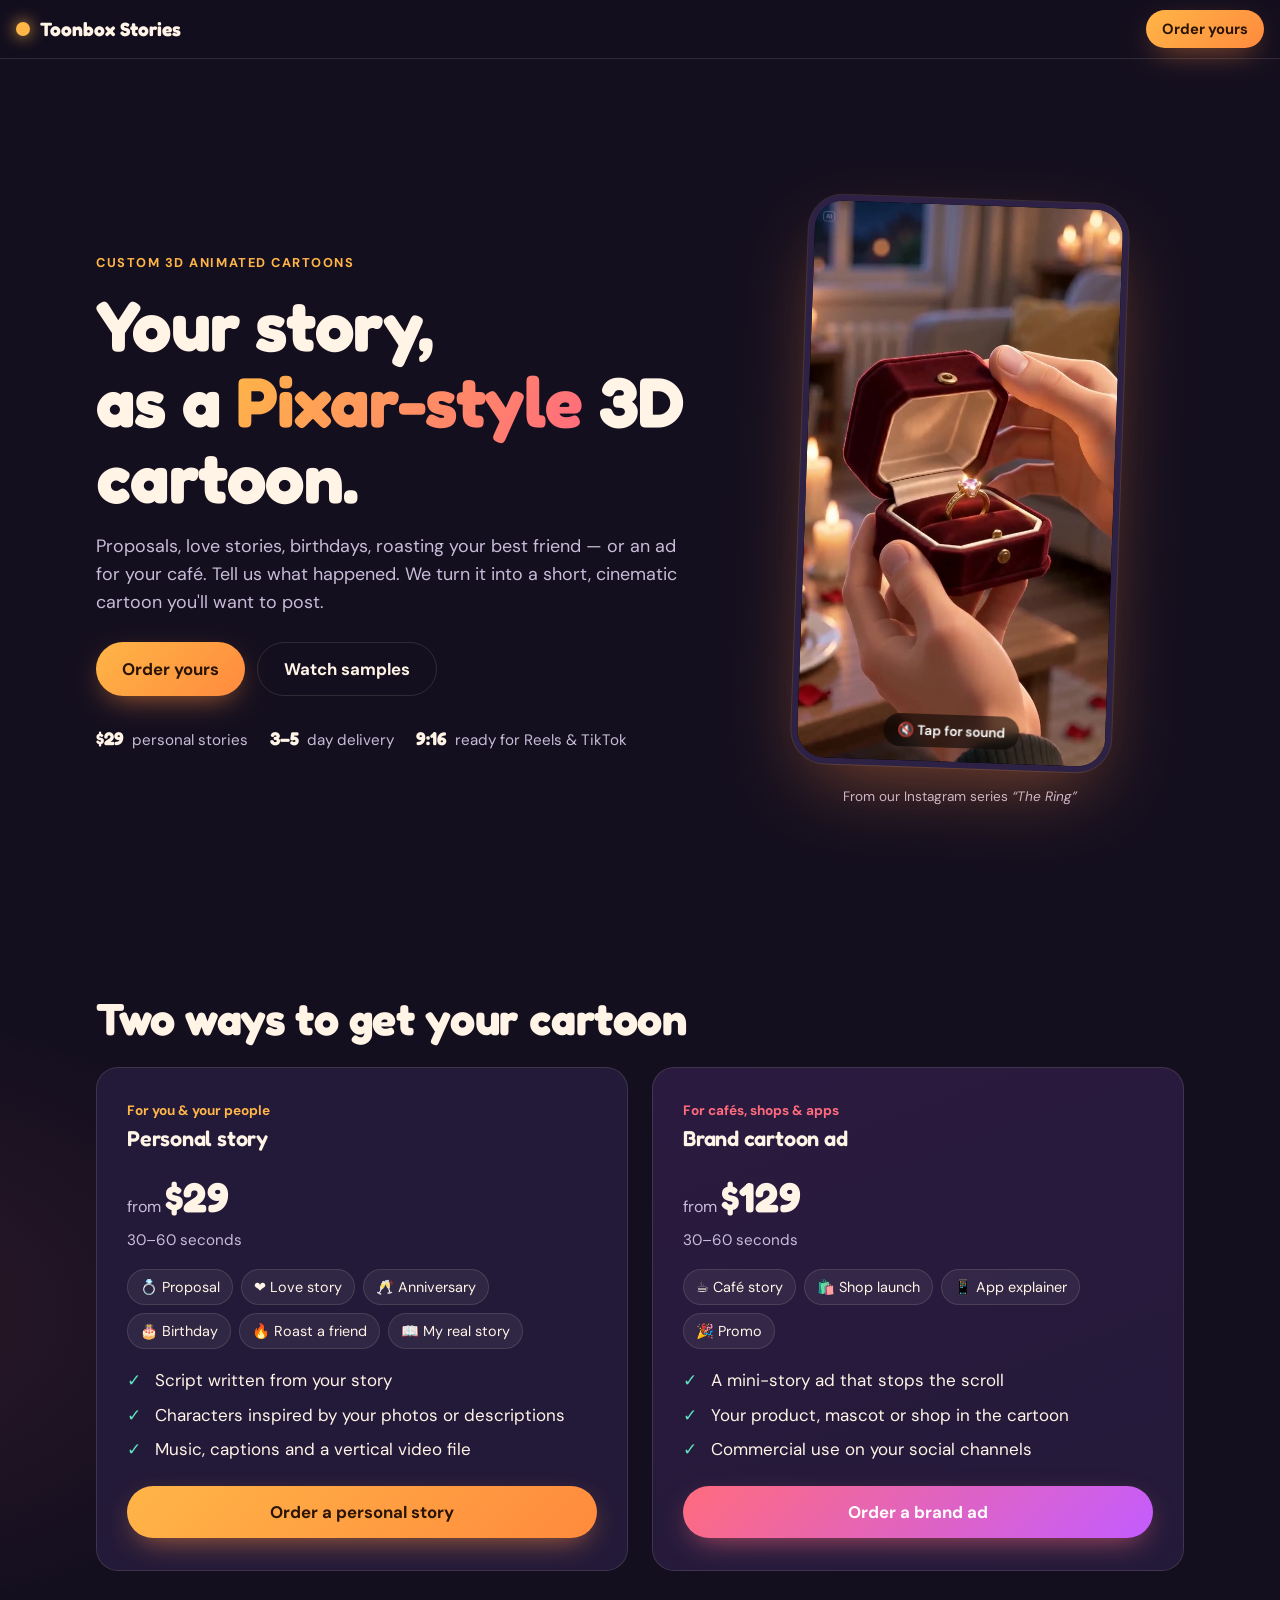
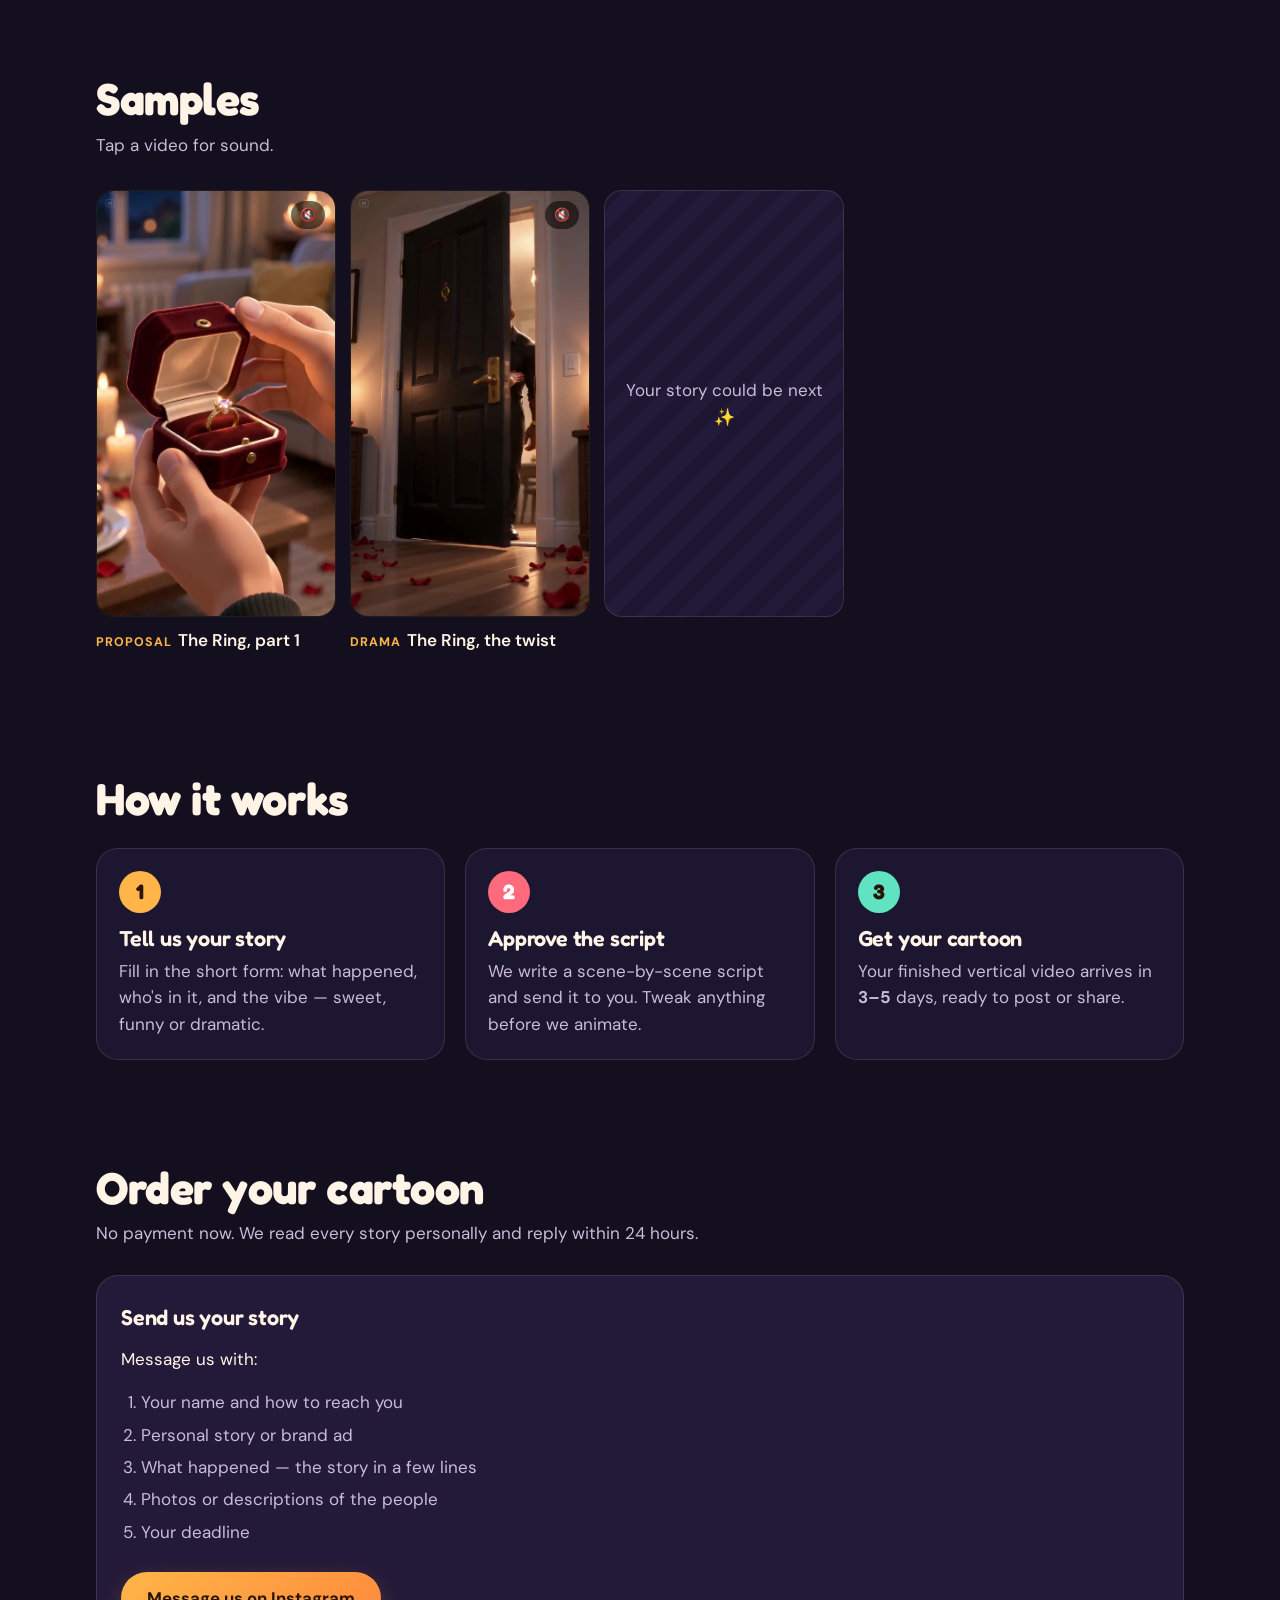
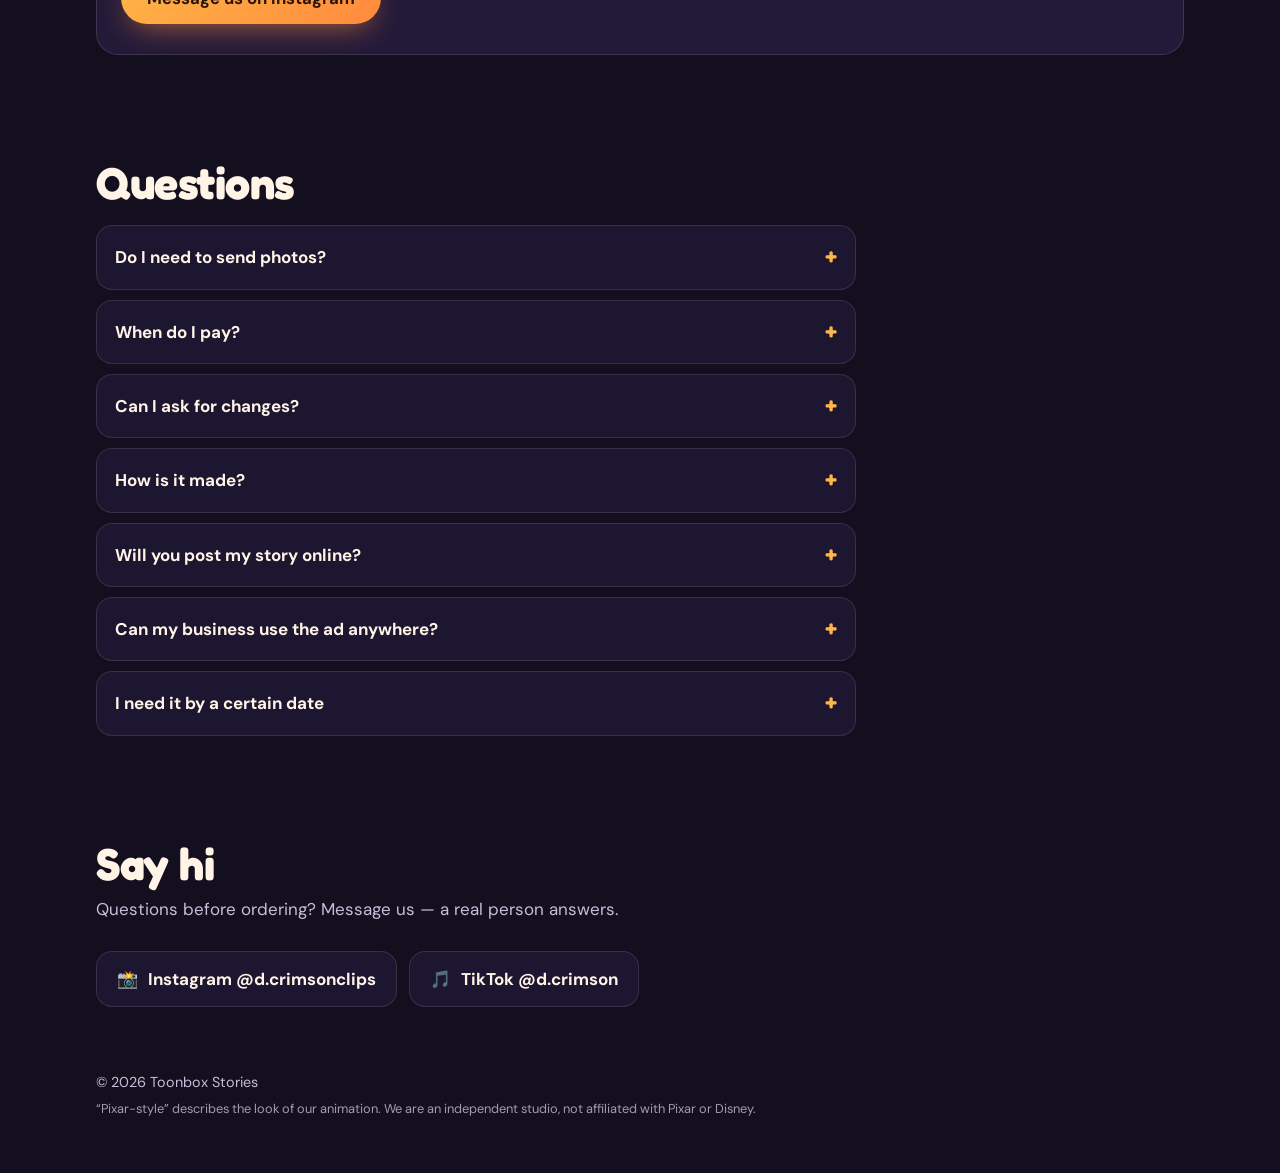
<file: index.html>
<!doctype html>
<html lang="en">
<head>
  <meta charset="utf-8">
  <meta name="viewport" content="width=device-width, initial-scale=1, viewport-fit=cover">
  <title>Your story as a 3D cartoon</title>
  <meta name="description" content="Custom 3D animated cartoon videos of your story — proposals, anniversaries, birthdays, roasts and small-brand ads. Written for you, made by hand, ready to post.">
  <meta property="og:title" content="Your story, as a 3D cartoon">
  <meta property="og:description" content="Custom Pixar-style 3D cartoon videos — love stories, birthdays, roasts and brand ads.">
  <meta property="og:image" content="videos/the-ring-proposal.jpg">
  <meta name="theme-color" content="#140f1f">
  <link rel="icon" href="data:image/svg+xml,<svg xmlns='http://www.w3.org/2000/svg' viewBox='0 0 100 100'><rect width='100' height='100' rx='24' fill='%23ffb547'/><text x='50' y='70' font-size='60' text-anchor='middle'>🎬</text></svg>">
  <link rel="preconnect" href="https://fonts.googleapis.com">
  <link rel="preconnect" href="https://fonts.gstatic.com" crossorigin>
  <link href="https://fonts.googleapis.com/css2?family=Fredoka:wght@500;600;700&family=DM+Sans:opsz,wght@9..40,400;9..40,500;9..40,700&display=swap" rel="stylesheet">
  <link rel="stylesheet" href="style.css">
  <script src="config.js"></script>
</head>
<body>

<header class="topbar">
  <a href="#top" class="brand"><span class="brand-dot" aria-hidden="true"></span><span data-name>Toonbox Stories</span></a>
  <a href="#order" class="btn btn-small">Order yours</a>
</header>

<main id="top">

  <!-- HERO -->
  <section class="hero wrap">
    <div class="hero-copy">
      <p class="eyebrow">Custom 3D animated cartoons</p>
      <h1>Your story,<br>as a <span class="glow">Pixar-style</span> 3D cartoon.</h1>
      <p class="lead">Proposals, love stories, birthdays, roasting your best friend — or an ad for your café. Tell us what happened. We turn it into a short, cinematic cartoon you'll want to post.</p>
      <div class="hero-ctas">
        <a href="#order" class="btn">Order yours</a>
        <a href="#samples" class="btn btn-ghost">Watch samples</a>
      </div>
      <ul class="hero-facts">
        <li><strong data-personal-price>$29</strong> personal stories</li>
        <li><strong data-delivery>3–5</strong> day delivery</li>
        <li><strong>9:16</strong> ready for Reels &amp; TikTok</li>
      </ul>
    </div>
    <div class="hero-media">
      <div class="phone">
        <video id="heroVideo" autoplay muted loop playsinline preload="auto"></video>
        <button class="sound-btn" id="heroSound" type="button" aria-label="Turn sound on">🔇 Tap for sound</button>
      </div>
      <p class="hero-caption">From our Instagram series <em>“The Ring”</em></p>
    </div>
  </section>

  <!-- OFFERS -->
  <section class="section wrap" id="offers">
    <h2>Two ways to get your cartoon</h2>
    <div class="offers">
      <article class="offer">
        <p class="offer-kicker">For you &amp; your people</p>
        <h3>Personal story</h3>
        <p class="price"><span>from</span> <strong data-personal-price>$29</strong></p>
        <p class="offer-len" data-personal-length>30–60 seconds</p>
        <ul class="chips">
          <li>💍 Proposal</li><li>❤️ Love story</li><li>🥂 Anniversary</li>
          <li>🎂 Birthday</li><li>🔥 Roast a friend</li><li>📖 My real story</li>
        </ul>
        <ul class="ticks">
          <li>Script written from your story</li>
          <li>Characters inspired by your photos or descriptions</li>
          <li>Music, captions and a vertical video file</li>
        </ul>
        <a href="#order" class="btn btn-block" data-package="Personal story">Order a personal story</a>
      </article>

      <article class="offer offer-alt">
        <p class="offer-kicker">For cafés, shops &amp; apps</p>
        <h3>Brand cartoon ad</h3>
        <p class="price"><span>from</span> <strong data-brand-price>$129</strong></p>
        <p class="offer-len" data-brand-length>30–60 seconds</p>
        <ul class="chips">
          <li>☕ Café story</li><li>🛍️ Shop launch</li><li>📱 App explainer</li><li>🎉 Promo</li>
        </ul>
        <ul class="ticks">
          <li>A mini-story ad that stops the scroll</li>
          <li>Your product, mascot or shop in the cartoon</li>
          <li>Commercial use on your social channels</li>
        </ul>
        <a href="#order" class="btn btn-block btn-alt" data-package="Brand cartoon ad">Order a brand ad</a>
      </article>
    </div>
  </section>

  <!-- SAMPLES -->
  <section class="section" id="samples">
    <div class="wrap">
      <h2>Samples</h2>
      <p class="section-sub">Tap a video for sound.</p>
    </div>
    <div class="gallery" id="gallery"></div>
  </section>

  <!-- HOW IT WORKS -->
  <section class="section wrap" id="how">
    <h2>How it works</h2>
    <ol class="steps">
      <li>
        <span class="step-num">1</span>
        <h3>Tell us your story</h3>
        <p>Fill in the short form: what happened, who's in it, and the vibe — sweet, funny or dramatic.</p>
      </li>
      <li>
        <span class="step-num">2</span>
        <h3>Approve the script</h3>
        <p>We write a scene-by-scene script and send it to you. Tweak anything before we animate.</p>
      </li>
      <li>
        <span class="step-num">3</span>
        <h3>Get your cartoon</h3>
        <p>Your finished vertical video arrives in <strong data-delivery>3–5</strong> days, ready to post or share.</p>
      </li>
    </ol>
  </section>

  <!-- ORDER -->
  <section class="section wrap" id="order">
    <h2>Order your cartoon</h2>
    <p class="section-sub">No payment now. We read every story personally and reply within 24 hours.</p>
    <div class="order-box" id="orderBox">
      <!-- Filled by app.js: Tally form if formUrl is set, otherwise a fallback -->
    </div>
    <div class="pay" id="payBox" hidden>
      <p><strong>Already approved your script?</strong> Pay securely here:</p>
      <a class="btn btn-alt" id="payLink" href="#" target="_blank" rel="noopener">Pay for my cartoon</a>
    </div>
  </section>

  <!-- FAQ -->
  <section class="section wrap" id="faq">
    <h2>Questions</h2>
    <div class="faq">
      <details>
        <summary>Do I need to send photos?</summary>
        <p>Photos help, but a description works too ("tall, curly hair, always in a hoodie"). We design cartoon characters inspired by the people in your story — not exact copies.</p>
      </details>
      <details>
        <summary>When do I pay?</summary>
        <p>Only after you've seen and approved your script. Then we send you a secure payment link, and animation starts once it's paid.</p>
      </details>
      <details>
        <summary>Can I ask for changes?</summary>
        <p>Yes — change anything in the script before we animate. After delivery, one round of small fixes (a caption, a line, a shot) is included.</p>
      </details>
      <details>
        <summary>How is it made?</summary>
        <p>Every story is written and directed by a real person. We animate it with AI video tools, then edit, time and score it by hand. That's how we keep it fast and affordable.</p>
      </details>
      <details>
        <summary>Will you post my story online?</summary>
        <p>Never without your permission. Your video is yours. If you're happy for us to share it as a sample, we'll ask first.</p>
      </details>
      <details>
        <summary>Can my business use the ad anywhere?</summary>
        <p>The brand package includes use on your own social media, website and in-store screens. Need paid ads or TV? Just ask.</p>
      </details>
      <details>
        <summary>I need it by a certain date</summary>
        <p>Put your deadline in the form. Rush orders are often possible — we'll tell you right away if we can make it.</p>
      </details>
    </div>
  </section>

  <!-- CONTACT -->
  <section class="section wrap contact" id="contact">
    <h2>Say hi</h2>
    <p class="section-sub">Questions before ordering? Message us — a real person answers.</p>
    <div class="contact-links" id="contactLinks"></div>
  </section>

</main>

<footer class="footer wrap">
  <p>© <span id="year">2026</span> <span data-name>Toonbox Stories</span></p>
  <p class="fineprint">“Pixar-style” describes the look of our animation. We are an independent studio, not affiliated with Pixar or Disney.</p>
</footer>

<a href="#order" class="sticky-cta" id="stickyCta">Order your cartoon — from <span data-personal-price>$29</span></a>

<script src="app.js"></script>
</body>
</html>
</file>
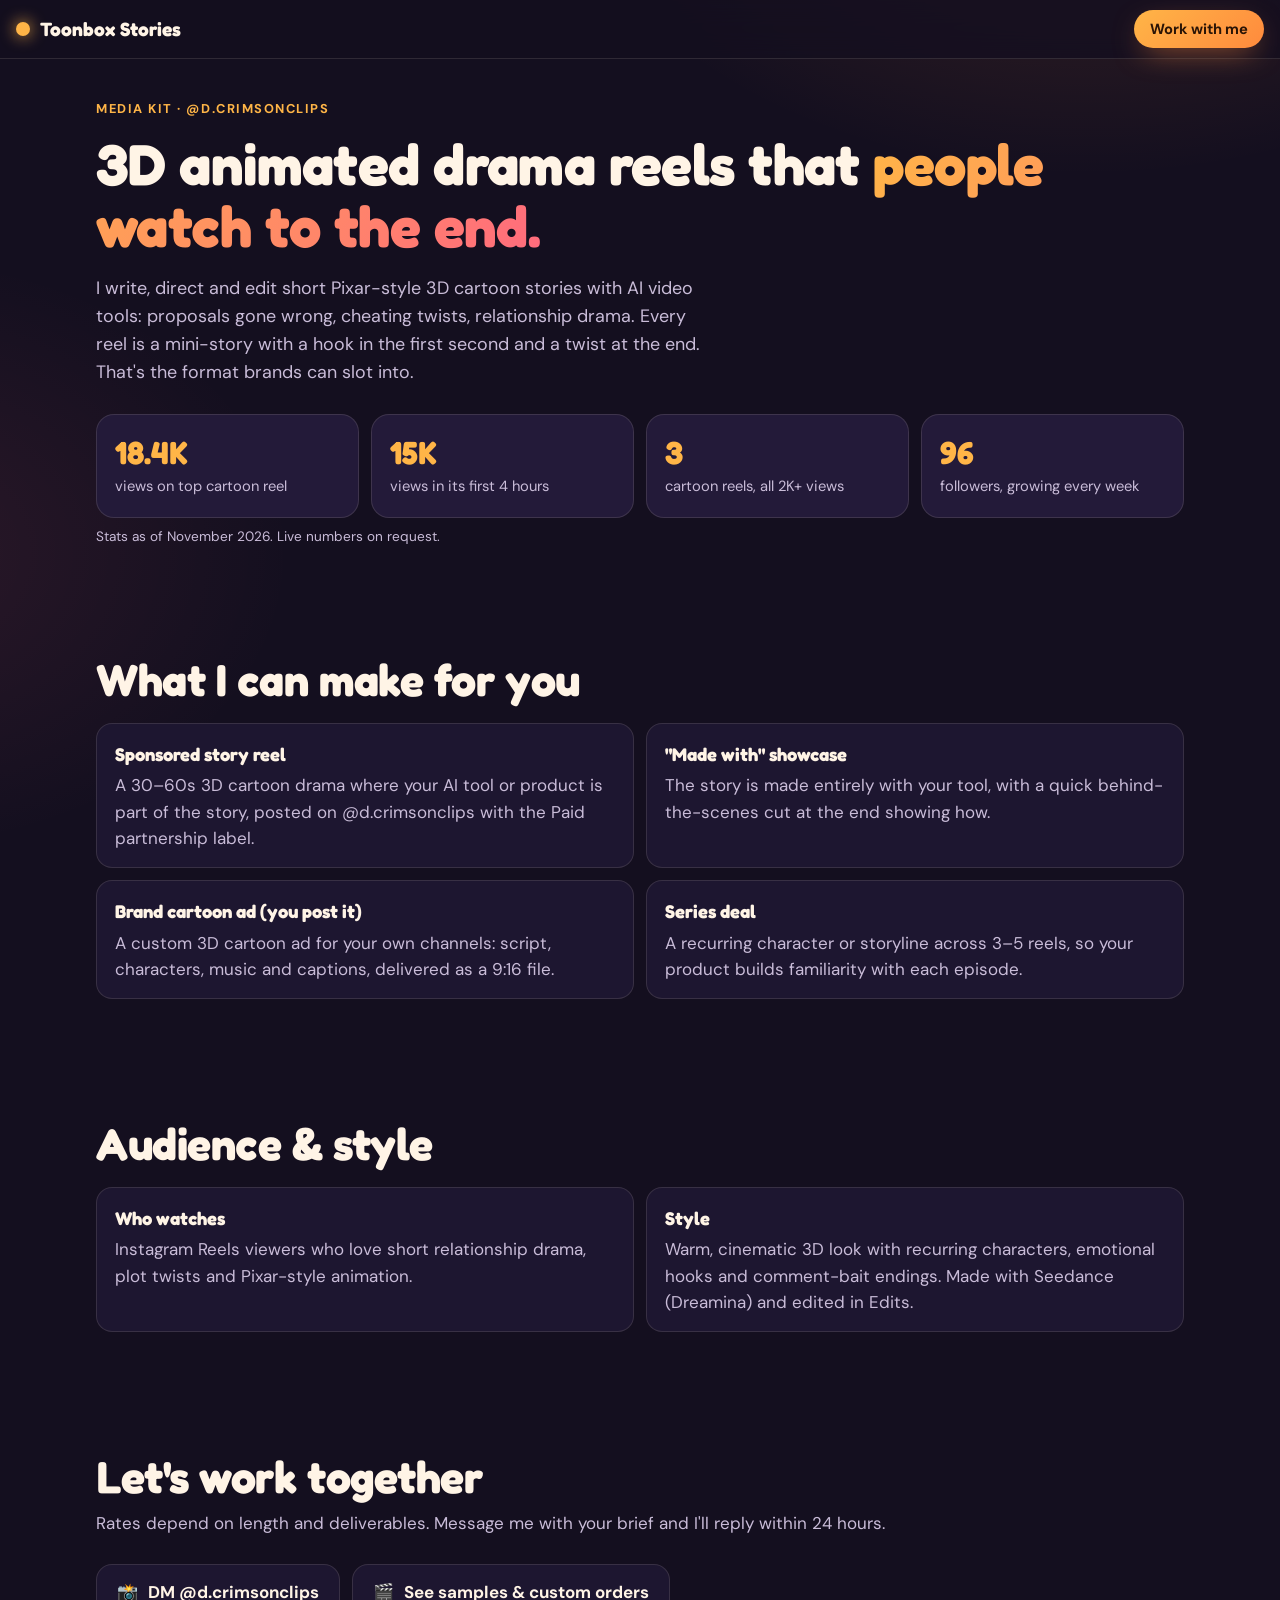
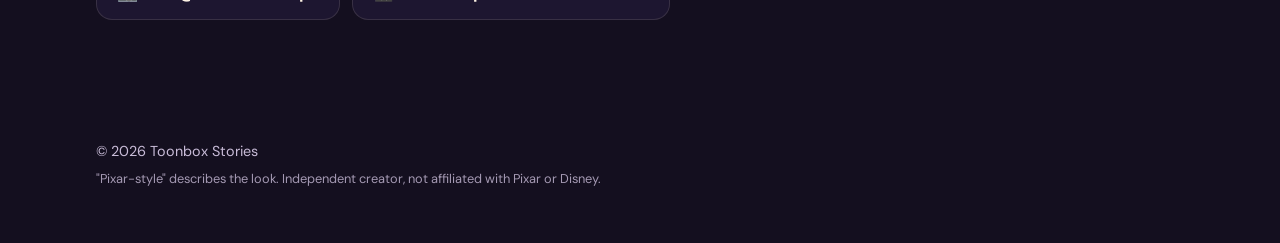
<file: media-kit.html>
<!doctype html>
<html lang="en">
<head>
  <meta charset="utf-8">
  <meta name="viewport" content="width=device-width, initial-scale=1, viewport-fit=cover">
  <title>Toonbox Stories — Media kit</title>
  <meta name="description" content="Media kit for @d.crimsonclips — 3D animated AI drama reels on Instagram.">
  <meta name="robots" content="noindex">
  <meta name="theme-color" content="#140f1f">
  <link rel="preconnect" href="https://fonts.googleapis.com">
  <link rel="preconnect" href="https://fonts.gstatic.com" crossorigin>
  <link href="https://fonts.googleapis.com/css2?family=Fredoka:wght@500;600;700&family=DM+Sans:opsz,wght@9..40,400;9..40,500;9..40,700&display=swap" rel="stylesheet">
  <link rel="stylesheet" href="style.css">
  <style>
    .kit { padding-top: 40px; padding-bottom: 56px; }
    .kit h1 { font-size: clamp(2.2rem, 8vw, 3.6rem); }
    .stats { display: grid; grid-template-columns: repeat(2, 1fr); gap: 12px; margin: 28px 0 8px; }
    .stat { background: var(--card); border: 1px solid var(--line); border-radius: 18px; padding: 18px; }
    .stat b { display: block; font: 700 2rem var(--head); color: var(--amber); }
    .stat span { color: var(--muted); font-size: 0.92rem; }
    .kit-list { display: grid; gap: 12px; margin-top: 18px; padding: 0; list-style: none; }
    .kit-list li { background: var(--bg-2); border: 1px solid var(--line); border-radius: 16px; padding: 16px 18px; }
    .kit-list li strong { display: block; font-family: var(--head); font-size: 1.15rem; margin-bottom: 4px; }
    .kit-list li p { margin: 0; color: var(--muted); }
    .asof { color: var(--muted); font-size: 0.85rem; margin-top: 6px; }
    @media (min-width: 820px) { .stats { grid-template-columns: repeat(4, 1fr); } .kit-list { grid-template-columns: 1fr 1fr; } }
  </style>
</head>
<body>
<header class="topbar">
  <a href="./" class="brand"><span class="brand-dot" aria-hidden="true"></span><span>Toonbox Stories</span></a>
  <a href="https://ig.me/m/d.crimsonclips" class="btn btn-small" target="_blank" rel="noopener">Work with me</a>
</header>

<main class="wrap kit">
  <p class="eyebrow">Media kit · @d.crimsonclips</p>
  <h1>3D animated drama reels that <span class="glow">people watch to the end.</span></h1>
  <p class="lead">I write, direct and edit short Pixar-style 3D cartoon stories with AI video tools: proposals gone wrong, cheating twists, relationship drama. Every reel is a mini-story with a hook in the first second and a twist at the end. That's the format brands can slot into.</p>

  <div class="stats">
    <div class="stat"><b>18.4K</b><span>views on top cartoon reel</span></div>
    <div class="stat"><b>15K</b><span>views in its first 4 hours</span></div>
    <div class="stat"><b>3</b><span>cartoon reels, all 2K+ views</span></div>
    <div class="stat"><b>96</b><span>followers, growing every week</span></div>
  </div>
  <p class="asof">Stats as of November 2026. Live numbers on request.</p>

  <section class="section">
    <h2>What I can make for you</h2>
    <ul class="kit-list">
      <li><strong>Sponsored story reel</strong><p>A 30–60s 3D cartoon drama where your AI tool or product is part of the story, posted on @d.crimsonclips with the Paid partnership label.</p></li>
      <li><strong>"Made with" showcase</strong><p>The story is made entirely with your tool, with a quick behind-the-scenes cut at the end showing how.</p></li>
      <li><strong>Brand cartoon ad (you post it)</strong><p>A custom 3D cartoon ad for your own channels: script, characters, music and captions, delivered as a 9:16 file.</p></li>
      <li><strong>Series deal</strong><p>A recurring character or storyline across 3–5 reels, so your product builds familiarity with each episode.</p></li>
    </ul>
  </section>

  <section class="section">
    <h2>Audience &amp; style</h2>
    <ul class="kit-list">
      <li><strong>Who watches</strong><p>Instagram Reels viewers who love short relationship drama, plot twists and Pixar-style animation.</p></li>
      <li><strong>Style</strong><p>Warm, cinematic 3D look with recurring characters, emotional hooks and comment-bait endings. Made with Seedance (Dreamina) and edited in Edits.</p></li>
    </ul>
  </section>

  <section class="section">
    <h2>Let's work together</h2>
    <p class="section-sub">Rates depend on length and deliverables. Message me with your brief and I'll reply within 24 hours.</p>
    <div class="contact-links">
      <a href="https://ig.me/m/d.crimsonclips" target="_blank" rel="noopener"><span aria-hidden="true">📸</span>DM @d.crimsonclips</a>
      <a href="./"><span aria-hidden="true">🎬</span>See samples &amp; custom orders</a>
    </div>
  </section>
</main>

<footer class="footer wrap" style="padding-bottom:48px">
  <p>© 2026 Toonbox Stories</p>
  <p class="fineprint">"Pixar-style" describes the look. Independent creator, not affiliated with Pixar or Disney.</p>
</footer>
</body>
</html>
</file>
<file: style.css>
:root {
  --bg: #140f1f;
  --bg-2: #1d1630;
  --card: #231a39;
  --line: rgba(255, 236, 214, 0.12);
  --text: #fff4e6;
  --muted: #c9bcd8;
  --amber: #ffb547;
  --amber-2: #ff8a3d;
  --coral: #ff6b7d;
  --teal: #5fe3c0;
  --radius: 22px;
  --wrap: 1120px;
  --head: "Fredoka", system-ui, sans-serif;
  --body: "DM Sans", system-ui, -apple-system, sans-serif;
}

* { box-sizing: border-box; }
html { scroll-behavior: smooth; -webkit-text-size-adjust: 100%; }
body {
  margin: 0;
  background:
    radial-gradient(900px 600px at 85% -10%, rgba(255, 138, 61, 0.18), transparent 60%),
    radial-gradient(700px 500px at -10% 30%, rgba(255, 107, 125, 0.10), transparent 60%),
    var(--bg);
  color: var(--text);
  font: 400 17px/1.55 var(--body);
  overflow-x: hidden;
}
img, video { display: block; max-width: 100%; }
a { color: inherit; }
h1, h2, h3 { font-family: var(--head); line-height: 1.08; margin: 0; letter-spacing: -0.01em; }
h2 { font-size: clamp(1.9rem, 5vw, 2.8rem); font-weight: 700; margin-bottom: 0.5rem; }
h3 { font-size: 1.35rem; font-weight: 600; }
.wrap { width: 100%; max-width: var(--wrap); margin: 0 auto; padding: 0 16px; }
.section { padding-top: 64px; padding-bottom: 8px; scroll-margin-top: 64px; }
.section-sub { color: var(--muted); margin: 0 0 28px; }

/* Buttons */
.btn {
  display: inline-flex; align-items: center; justify-content: center; gap: 8px;
  padding: 15px 26px; border-radius: 999px; border: 0;
  background: linear-gradient(135deg, var(--amber), var(--amber-2));
  color: #2a1406; font: 700 1.05rem var(--body); text-decoration: none;
  box-shadow: 0 10px 30px -10px rgba(255, 138, 61, 0.7);
  transition: transform .15s ease, box-shadow .15s ease;
  cursor: pointer;
}
.btn:hover { transform: translateY(-2px); box-shadow: 0 14px 34px -10px rgba(255, 138, 61, 0.85); }
.btn:focus-visible, .sound-btn:focus-visible, summary:focus-visible { outline: 3px solid var(--teal); outline-offset: 3px; }
.btn-small { padding: 9px 16px; font-size: 0.92rem; }
.btn-ghost { background: transparent; color: var(--text); border: 1.5px solid var(--line); box-shadow: none; }
.btn-ghost:hover { border-color: var(--amber); box-shadow: none; }
.btn-alt { background: linear-gradient(135deg, var(--coral), #c45cff); color: #fff; box-shadow: 0 10px 30px -10px rgba(255, 107, 125, 0.7); }
.btn-block { width: 100%; margin-top: auto; }

/* Top bar */
.topbar {
  position: sticky; top: 0; z-index: 20;
  display: flex; align-items: center; justify-content: space-between;
  padding: 10px 16px; padding-top: max(10px, env(safe-area-inset-top));
  background: rgba(20, 15, 31, 0.78); backdrop-filter: blur(14px); -webkit-backdrop-filter: blur(14px);
  border-bottom: 1px solid var(--line);
}
.brand { display: flex; align-items: center; gap: 10px; text-decoration: none; font: 700 1.2rem var(--head); }
.brand-dot { width: 14px; height: 14px; border-radius: 50%; background: var(--amber); box-shadow: 0 0 16px var(--amber); }

/* Hero */
.hero { display: grid; gap: 36px; padding-top: 36px; padding-bottom: 24px; }
.eyebrow { color: var(--amber); font-weight: 700; text-transform: uppercase; letter-spacing: 0.12em; font-size: 0.8rem; margin: 0 0 14px; }
.hero h1 { font-size: clamp(2.4rem, 9vw, 4.4rem); font-weight: 700; }
.glow { background: linear-gradient(120deg, var(--amber), var(--coral)); -webkit-background-clip: text; background-clip: text; color: transparent; }
.lead { color: var(--muted); font-size: 1.12rem; margin: 18px 0 26px; max-width: 34em; }
.hero-ctas { display: flex; flex-wrap: wrap; gap: 12px; }
.hero-facts { list-style: none; padding: 0; margin: 28px 0 0; display: flex; flex-wrap: wrap; gap: 10px 22px; color: var(--muted); font-size: 0.95rem; }
.hero-facts strong { color: var(--text); font-family: var(--head); font-size: 1.15rem; margin-right: 4px; }
.hero-media { justify-self: center; text-align: center; }
.phone {
  position: relative; width: min(300px, 74vw); aspect-ratio: 9 / 16;
  border-radius: 34px; overflow: hidden; background: #000;
  border: 6px solid #2d2245;
  box-shadow: 0 30px 80px -20px rgba(255, 138, 61, 0.45), 0 0 0 1px var(--line);
  transform: rotate(2deg);
}
.phone video { width: 100%; height: 100%; object-fit: cover; }
.sound-btn {
  position: absolute; left: 50%; bottom: 14px; transform: translateX(-50%);
  border: 0; border-radius: 999px; padding: 8px 14px;
  background: rgba(0, 0, 0, 0.55); color: #fff; font: 600 0.85rem var(--body);
  backdrop-filter: blur(6px); cursor: pointer; white-space: nowrap;
}
.hero-caption { color: var(--muted); font-size: 0.85rem; margin: 18px 0 0; }

/* Offers */
.offers { display: grid; gap: 18px; margin-top: 24px; }
.offer {
  display: flex; flex-direction: column;
  background: var(--card); border: 1px solid var(--line); border-radius: var(--radius);
  padding: 26px 22px;
}
.offer-alt { background: linear-gradient(160deg, #2b1a3f, var(--card)); }
.offer-kicker { color: var(--amber); font-weight: 700; font-size: 0.85rem; margin: 0 0 6px; }
.offer-alt .offer-kicker { color: var(--coral); }
.price { margin: 14px 0 0; font-family: var(--head); }
.price span { color: var(--muted); font-size: 1rem; font-family: var(--body); }
.price strong { font-size: 2.6rem; font-weight: 700; }
.offer-len { color: var(--muted); margin: 0 0 16px; font-size: 0.95rem; }
.chips { list-style: none; padding: 0; margin: 0 0 18px; display: flex; flex-wrap: wrap; gap: 8px; }
.chips li { background: rgba(255, 255, 255, 0.06); border: 1px solid var(--line); padding: 6px 12px; border-radius: 999px; font-size: 0.9rem; }
.ticks { list-style: none; padding: 0; margin: 0 0 24px; display: grid; gap: 8px; }
.ticks li { padding-left: 28px; position: relative; }
.ticks li::before { content: "✓"; position: absolute; left: 0; top: 0; color: var(--teal); font-weight: 700; }

/* Gallery */
.gallery {
  display: flex; gap: 14px; overflow-x: auto; scroll-snap-type: x mandatory;
  padding: 4px 16px 18px; scrollbar-width: none;
}
.gallery::-webkit-scrollbar { display: none; }
.clip { flex: 0 0 auto; width: min(220px, 58vw); scroll-snap-align: center; margin: 0; }
.clip-frame {
  position: relative; aspect-ratio: 9 / 16; border-radius: 18px; overflow: hidden;
  background: #000; border: 1px solid var(--line); cursor: pointer;
}
.clip-frame video { width: 100%; height: 100%; object-fit: cover; }
.clip-sound { position: absolute; top: 10px; right: 10px; background: rgba(0,0,0,.55); border-radius: 999px; padding: 4px 9px; font-size: 0.8rem; pointer-events: none; }
.clip figcaption { margin-top: 10px; font-weight: 600; }
.clip figcaption span { display: inline-block; color: var(--amber); font-size: 0.78rem; font-weight: 700; text-transform: uppercase; letter-spacing: 0.08em; margin-right: 6px; }
.clip-soon .clip-frame { display: grid; place-items: center; text-align: center; padding: 18px; color: var(--muted); background: repeating-linear-gradient(135deg, var(--bg-2) 0 14px, var(--card) 14px 28px); cursor: default; }

/* Steps */
.steps { list-style: none; padding: 0; margin: 24px 0 0; display: grid; gap: 16px; }
.steps li { background: var(--bg-2); border: 1px solid var(--line); border-radius: var(--radius); padding: 22px; }
.step-num {
  display: grid; place-items: center; width: 42px; height: 42px; border-radius: 50%;
  background: var(--amber); color: #2a1406; font: 700 1.3rem var(--head); margin-bottom: 14px;
}
.steps li:nth-child(2) .step-num { background: var(--coral); color: #fff; }
.steps li:nth-child(3) .step-num { background: var(--teal); }
.steps p { color: var(--muted); margin: 8px 0 0; }

/* Order */
.order-box { background: var(--card); border: 1px solid var(--line); border-radius: var(--radius); padding: 8px; overflow: hidden; }
.order-box iframe { width: 100%; min-height: 900px; border: 0; display: block; }
.order-fallback { padding: 22px 16px; }
.order-fallback h3 { margin-bottom: 10px; }
.order-fallback ol { padding-left: 1.2em; color: var(--muted); }
.order-fallback ol li { margin-bottom: 6px; }
.order-fallback .btn { margin-top: 10px; }
.setup-note {
  background: #fff3c4; color: #4a3500; border-radius: 12px; padding: 10px 14px;
  font-size: 0.88rem; margin-bottom: 16px;
}
.pay { margin-top: 18px; display: flex; flex-wrap: wrap; align-items: center; gap: 12px 18px; }
.pay p { margin: 0; color: var(--muted); }

/* FAQ */
.faq { display: grid; gap: 10px; margin-top: 18px; }
.faq details { background: var(--bg-2); border: 1px solid var(--line); border-radius: 16px; padding: 0 18px; }
.faq summary { cursor: pointer; list-style: none; padding: 18px 28px 18px 0; font-weight: 700; position: relative; }
.faq summary::-webkit-details-marker { display: none; }
.faq summary::after { content: "+"; position: absolute; right: 0; top: 14px; font: 600 1.5rem var(--head); color: var(--amber); transition: transform .2s; }
.faq details[open] summary::after { transform: rotate(45deg); }
.faq details p { margin: 0 0 18px; color: var(--muted); }

/* Contact */
.contact-links { display: flex; flex-wrap: wrap; gap: 12px; }
.contact-links a {
  display: inline-flex; align-items: center; gap: 10px; padding: 14px 20px;
  background: var(--bg-2); border: 1px solid var(--line); border-radius: 16px;
  text-decoration: none; font-weight: 700;
}
.contact-links a:hover { border-color: var(--amber); }

/* Footer */
.footer { padding-top: 56px; padding-bottom: 110px; color: var(--muted); font-size: 0.9rem; }
.footer p { margin: 0 0 6px; }
.fineprint { font-size: 0.8rem; opacity: 0.8; }

/* Sticky mobile CTA */
.sticky-cta {
  position: fixed; left: 12px; right: 12px; bottom: max(12px, env(safe-area-inset-bottom)); z-index: 30;
  text-align: center; padding: 15px; border-radius: 999px; text-decoration: none;
  background: linear-gradient(135deg, var(--amber), var(--amber-2)); color: #2a1406; font-weight: 700;
  box-shadow: 0 12px 30px -8px rgba(0, 0, 0, 0.6);
  transition: transform .25s ease, opacity .25s ease;
}
.sticky-cta.hide { transform: translateY(140%); opacity: 0; pointer-events: none; }

/* Phones: get the sample video on screen sooner */
@media (max-width: 819px) {
  .hero { padding-top: 24px; gap: 28px; }
  .lead { font-size: 1.02rem; margin: 14px 0 20px; }
  .hero-facts { display: none; }
}

/* Desktop */
@media (min-width: 820px) {
  .section { padding-top: 96px; }
  .hero { grid-template-columns: 1.15fr 0.85fr; align-items: center; padding-top: 72px; min-height: calc(100vh - 60px); }
  .phone { width: 320px; }
  .offers { grid-template-columns: 1fr 1fr; gap: 24px; }
  .offer { padding: 32px 30px; }
  .steps { grid-template-columns: repeat(3, 1fr); gap: 20px; }
  .gallery { max-width: var(--wrap); margin: 0 auto; padding: 4px 16px 18px; flex-wrap: wrap; overflow: visible; }
  .clip { width: 240px; }
  .faq { max-width: 760px; }
  .sticky-cta { display: none; }
  .footer { padding-bottom: 48px; }
}

@media (prefers-reduced-motion: reduce) {
  html { scroll-behavior: auto; }
  .btn, .sticky-cta { transition: none; }
}
[hidden] { display: none !important; }
</file>
